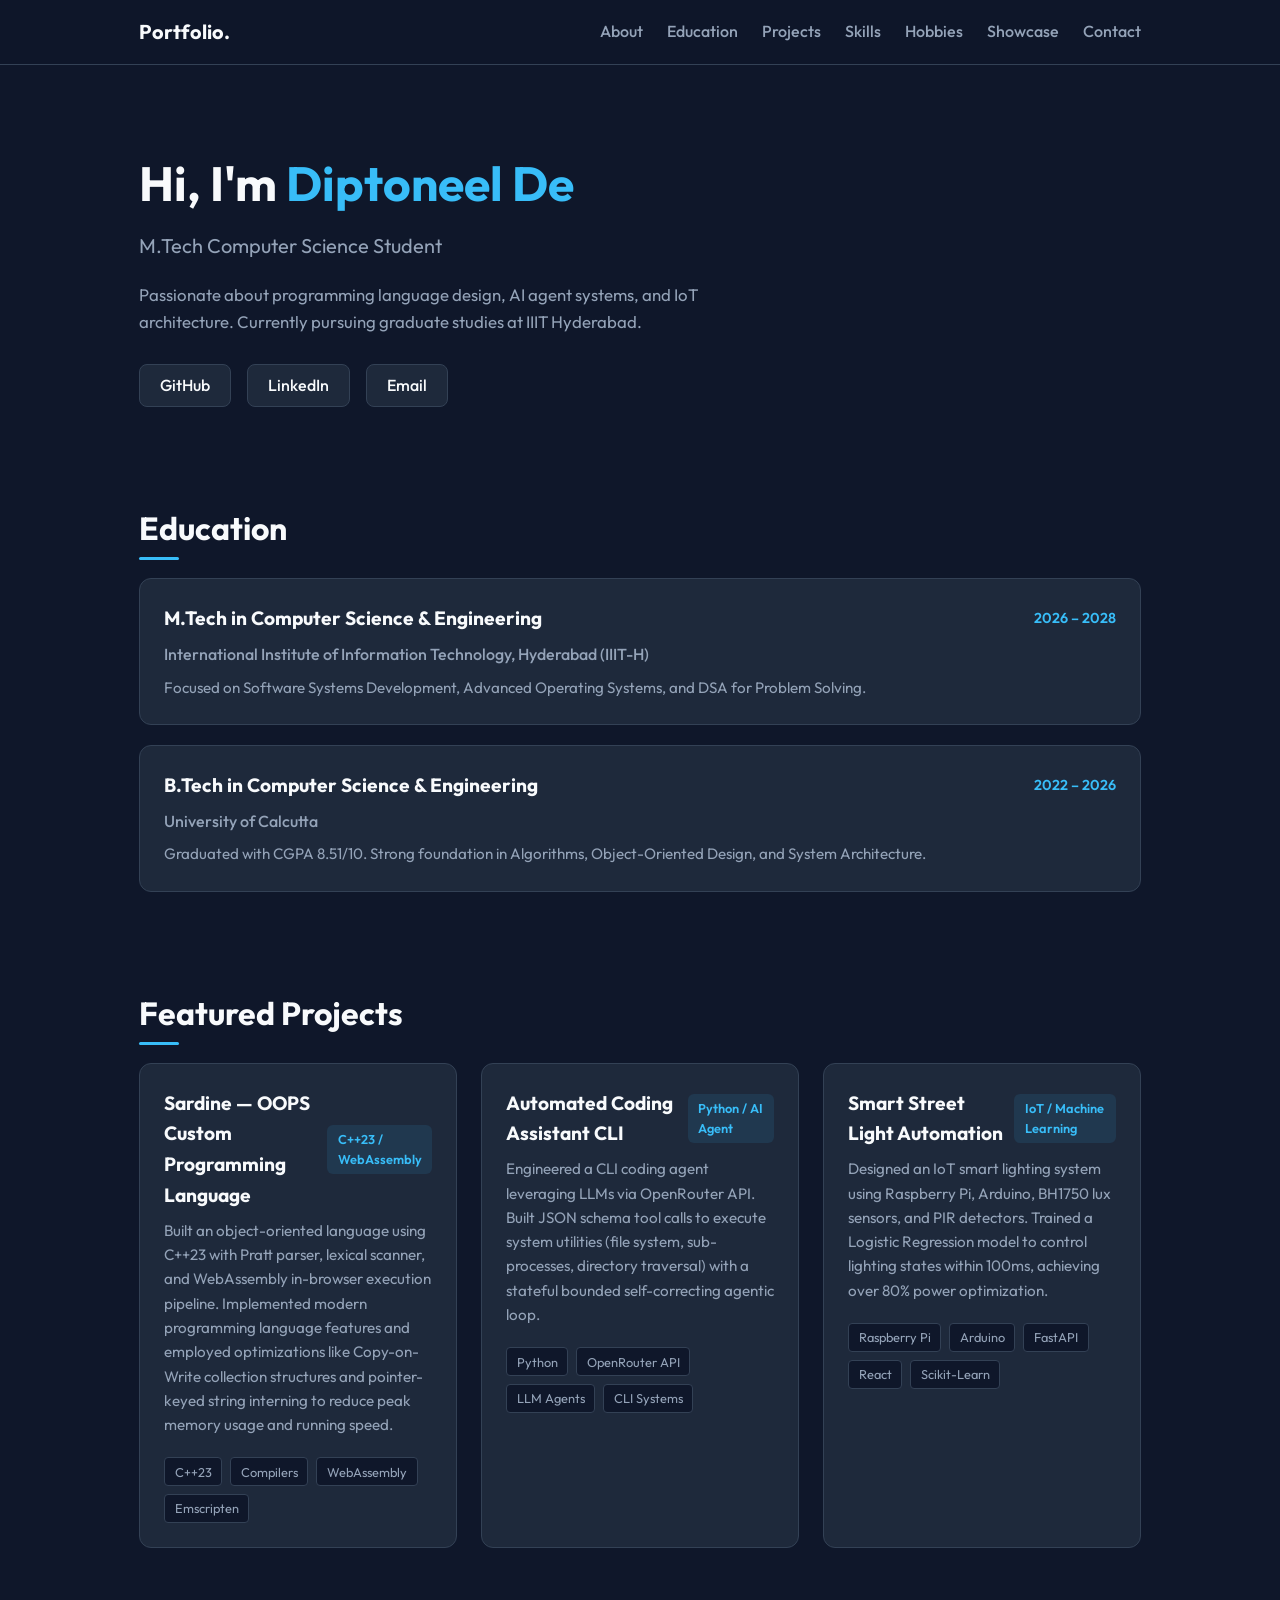
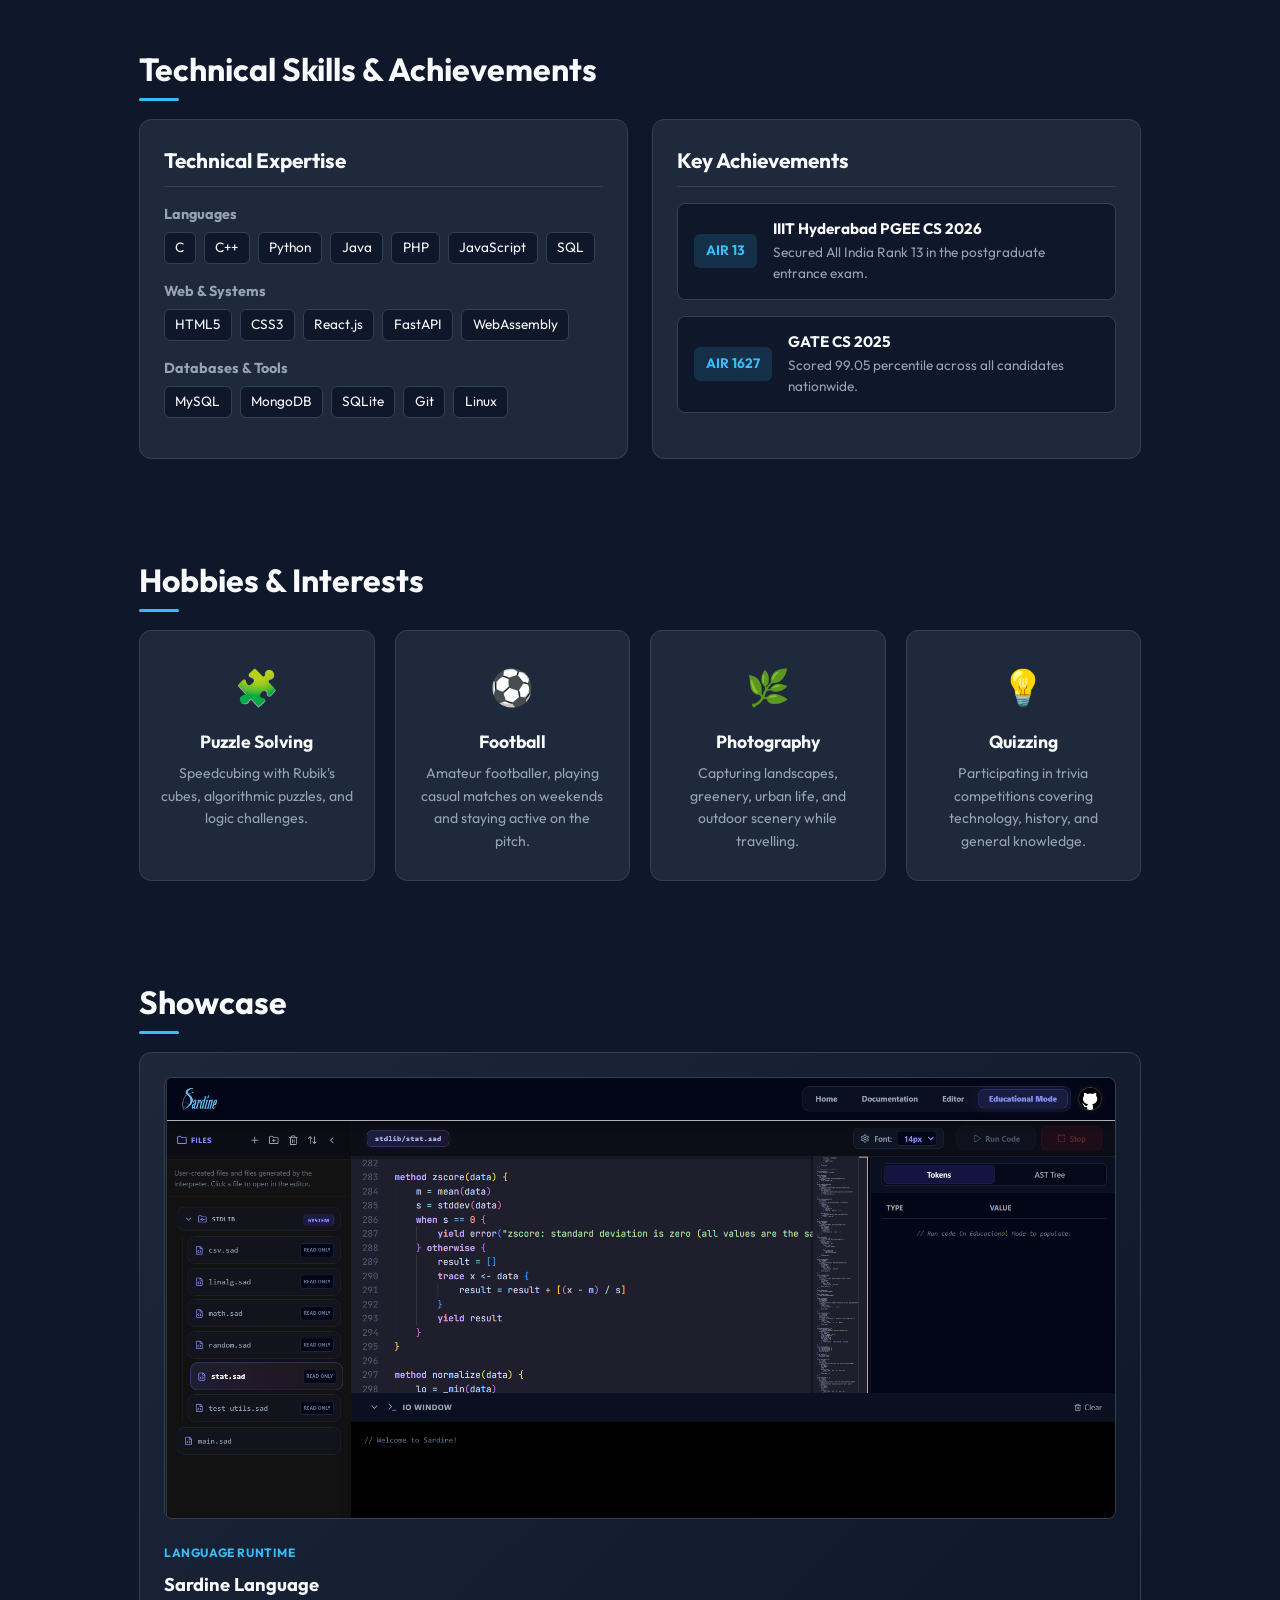
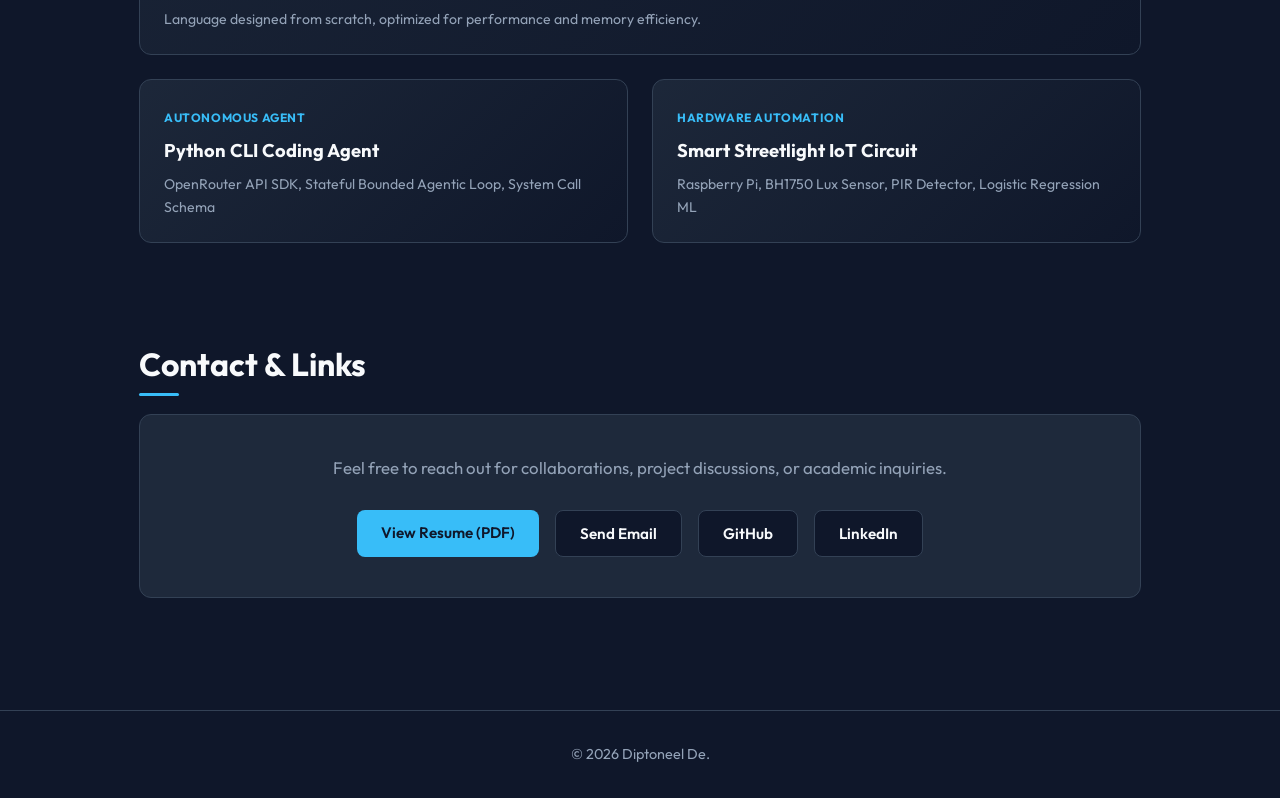
<file: index.html>
<!DOCTYPE html>
<html lang="en">

<head>
    <meta charset="UTF-8">
    <meta name="viewport" content="width=device-width, initial-scale=1.0">
    <meta name="description"
        content="Diptoneel De - Personal & Professional Portfolio | M.Tech CSE Student at IIIT Hyderabad">
    <title>Diptoneel De | Personal & Professional Portfolio</title>

    <link rel="preconnect" href="https://fonts.googleapis.com">
    <link rel="preconnect" href="https://fonts.gstatic.com" crossorigin>
    <link
        href="https://fonts.googleapis.com/css2?family=Outfit:wght@400;500;600;700&family=Plus+Jakarta+Sans:wght@400;500;600;700&display=swap"
        rel="stylesheet">

    <link rel="stylesheet" href="css/style.css">
</head>

<body>
    <header class="navbar">
        <div class="container nav-container">
            <a href="#" class="nav-logo">Portfolio.</a>
            <nav class="nav-links">
                <a href="#about">About</a>
                <a href="#education">Education</a>
                <a href="#projects">Projects</a>
                <a href="#skills">Skills</a>
                <a href="#hobbies">Hobbies</a>
                <a href="#showcase">Showcase</a>
                <a href="#contact">Contact</a>
            </nav>
        </div>
    </header>

    <main class="container">
        <section class="hero" id="about">
            <div class="hero-content">
                <h1>Hi, I'm <span class="highlight">Diptoneel De</span></h1>
                <p class="subtitle">M.Tech Computer Science Student</p>
                <p class="bio">
                    Passionate about programming language design, AI agent systems, and IoT architecture. Currently
                    pursuing graduate studies at IIIT Hyderabad.
                </p>
                <div class="social-links">
                    <a href="https://github.com/neel-d9" target="_blank" rel="noopener">GitHub</a>
                    <a href="https://www.linkedin.com/in/diptoneel-de-316224146" target="_blank"
                        rel="noopener">LinkedIn</a>
                    <a href="mailto:diptoneelde@gmail.com">Email</a>
                </div>
            </div>
        </section>

        <section class="section" id="education">
            <h2 class="section-title">Education</h2>
            <div class="education-grid">
                <div class="card education-card">
                    <div class="card-header">
                        <h3>M.Tech in Computer Science & Engineering</h3>
                        <span class="year">2026 – 2028</span>
                    </div>
                    <p class="institution">International Institute of Information Technology, Hyderabad (IIIT-H)</p>
                    <p class="details">Focused on Software Systems Development, Advanced Operating Systems, and DSA for
                        Problem Solving.</p>
                </div>

                <div class="card education-card">
                    <div class="card-header">
                        <h3>B.Tech in Computer Science & Engineering</h3>
                        <span class="year">2022 – 2026</span>
                    </div>
                    <p class="institution">University of Calcutta</p>
                    <p class="details">Graduated with CGPA 8.51/10. Strong foundation in Algorithms, Object-Oriented
                        Design, and System Architecture.</p>
                </div>
            </div>
        </section>

        <section class="section" id="projects">
            <h2 class="section-title">Featured Projects</h2>
            <div class="projects-grid">
                <div class="card project-card">
                    <div class="card-header">
                        <h3>Sardine — OOPS Custom Programming Language</h3>
                        <span class="tag">C++23 / WebAssembly</span>
                    </div>
                    <p class="project-desc">
                        Built an object-oriented language using C++23 with Pratt parser, lexical scanner, and
                        WebAssembly in-browser execution pipeline. Implemented modern programming language features and
                        employed optimizations like Copy-on-Write collection structures and
                        pointer-keyed string interning to reduce peak memory usage and running speed.
                    </p>
                    <div class="tech-stack">
                        <span>C++23</span>
                        <span>Compilers</span>
                        <span>WebAssembly</span>
                        <span>Emscripten</span>
                    </div>
                </div>

                <div class="card project-card">
                    <div class="card-header">
                        <h3>Automated Coding Assistant CLI</h3>
                        <span class="tag">Python / AI Agent</span>
                    </div>
                    <p class="project-desc">
                        Engineered a CLI coding agent leveraging LLMs via OpenRouter API. Built JSON schema tool calls
                        to execute system utilities (file system, sub-processes, directory traversal) with a stateful
                        bounded self-correcting agentic loop.
                    </p>
                    <div class="tech-stack">
                        <span>Python</span>
                        <span>OpenRouter API</span>
                        <span>LLM Agents</span>
                        <span>CLI Systems</span>
                    </div>
                </div>

                <div class="card project-card">
                    <div class="card-header">
                        <h3>Smart Street Light Automation</h3>
                        <span class="tag">IoT / Machine Learning</span>
                    </div>
                    <p class="project-desc">
                        Designed an IoT smart lighting system using Raspberry Pi, Arduino, BH1750 lux sensors, and
                        PIR detectors. Trained a Logistic Regression model to control lighting states within 100ms,
                        achieving over 80% power optimization.
                    </p>
                    <div class="tech-stack">
                        <span>Raspberry Pi</span>
                        <span>Arduino</span>
                        <span>FastAPI</span>
                        <span>React</span>
                        <span>Scikit-Learn</span>
                    </div>
                </div>
            </div>
        </section>

        <section class="section" id="skills">
            <h2 class="section-title">Technical Skills & Achievements</h2>
            <div class="skills-achievements-grid">
                <div class="card skills-card">
                    <h3>Technical Expertise</h3>
                    <div class="skill-category">
                        <h4>Languages</h4>
                        <div class="tags-container">
                            <span>C</span><span>C++</span><span>Python</span><span>Java</span><span>PHP</span><span>JavaScript</span><span>SQL</span>
                        </div>
                    </div>
                    <div class="skill-category">
                        <h4>Web & Systems</h4>
                        <div class="tags-container">
                            <span>HTML5</span><span>CSS3</span><span>React.js</span><span>FastAPI</span><span>WebAssembly</span>
                        </div>
                    </div>
                    <div class="skill-category">
                        <h4>Databases & Tools</h4>
                        <div class="tags-container">
                            <span>MySQL</span><span>MongoDB</span><span>SQLite</span><span>Git</span><span>Linux</span>
                        </div>
                    </div>
                </div>

                <div class="card achievements-card">
                    <h3>Key Achievements</h3>
                    <ul class="achievement-list">
                        <li>
                            <div class="achievement-rank">AIR 13</div>
                            <div class="achievement-details">
                                <strong>IIIT Hyderabad PGEE CS 2026</strong>
                                <p>Secured All India Rank 13 in the postgraduate entrance exam.</p>
                            </div>
                        </li>
                        <li>
                            <div class="achievement-rank">AIR 1627</div>
                            <div class="achievement-details">
                                <strong>GATE CS 2025</strong>
                                <p>Scored 99.05 percentile across all candidates nationwide.</p>
                            </div>
                        </li>
                    </ul>
                </div>
            </div>
        </section>

        <section class="section" id="hobbies">
            <h2 class="section-title">Hobbies & Interests</h2>
            <div class="hobbies-grid">
                <div class="card hobby-card">
                    <div class="hobby-icon">🧩</div>
                    <h3>Puzzle Solving</h3>
                    <p>Speedcubing with Rubik's cubes, algorithmic puzzles, and logic challenges.</p>
                </div>
                <div class="card hobby-card">
                    <div class="hobby-icon">⚽</div>
                    <h3>Football</h3>
                    <p>Amateur footballer, playing casual matches on weekends and staying active on the pitch.
                    </p>
                </div>
                <div class="card hobby-card">
                    <div class="hobby-icon">🌿</div>
                    <h3>Photography</h3>
                    <p>Capturing landscapes, greenery, urban life, and outdoor scenery while travelling.</p>
                </div>
                <div class="card hobby-card">
                    <div class="hobby-icon">💡</div>
                    <h3>Quizzing</h3>
                    <p>Participating in trivia competitions covering technology, history, and general knowledge.</p>
                </div>
            </div>
        </section>

        <section class="section" id="showcase">
            <h2 class="section-title">Showcase</h2>
            <div class="showcase-container">
                <div class="gallery-card featured-showcase">
                    <div class="showcase-img-wrapper">
                        <img src="images/sardine_demo.png" alt="Sardine Language Demo" class="showcase-img">
                    </div>
                    <div class="gallery-box">
                        <span class="box-tag">Language Runtime</span>
                        <h4>Sardine Language</h4>
                        <p>Language designed from scratch, optimized for performance and memory efficiency.</p>
                    </div>
                </div>

                <div class="showcase-subgrid">
                    <div class="gallery-card">
                        <div class="gallery-box">
                            <span class="box-tag">Autonomous Agent</span>
                            <h4>Python CLI Coding Agent</h4>
                            <p>OpenRouter API SDK, Stateful Bounded Agentic Loop, System Call Schema</p>
                        </div>
                    </div>
                    <div class="gallery-card">
                        <div class="gallery-box">
                            <span class="box-tag">Hardware Automation</span>
                            <h4>Smart Streetlight IoT Circuit</h4>
                            <p>Raspberry Pi, BH1750 Lux Sensor, PIR Detector, Logistic Regression ML</p>
                        </div>
                    </div>
                </div>
            </div>
        </section>

        <section class="section" id="contact">
            <h2 class="section-title">Contact & Links</h2>
            <div class="card contact-card">
                <p class="contact-text">
                    Feel free to reach out for collaborations, project discussions, or academic inquiries.
                </p>
                <div class="contact-actions">
                    <a href="https://drive.google.com/file/d/1TDtEQa9n_szNmQNCbdfW0vTIq1kx1s-n/view?usp=sharing"
                        target="_blank" rel="noopener" class="btn btn-primary">View Resume (PDF)</a>
                    <a href="mailto:diptoneelde@gmail.com" class="btn btn-secondary">Send Email</a>
                    <a href="https://github.com/neel-d9" target="_blank" rel="noopener" class="btn btn-secondary">GitHub</a>
                    <a href="https://www.linkedin.com/in/diptoneel-de-316224146" target="_blank" rel="noopener" class="btn btn-secondary">LinkedIn</a>
                </div>
            </div>
        </section>
    </main>

    <footer class="footer">
        <div class="container footer-container">
            <p>&copy; 2026 Diptoneel De.</p>
        </div>
    </footer>
</body>

</html>
</file>
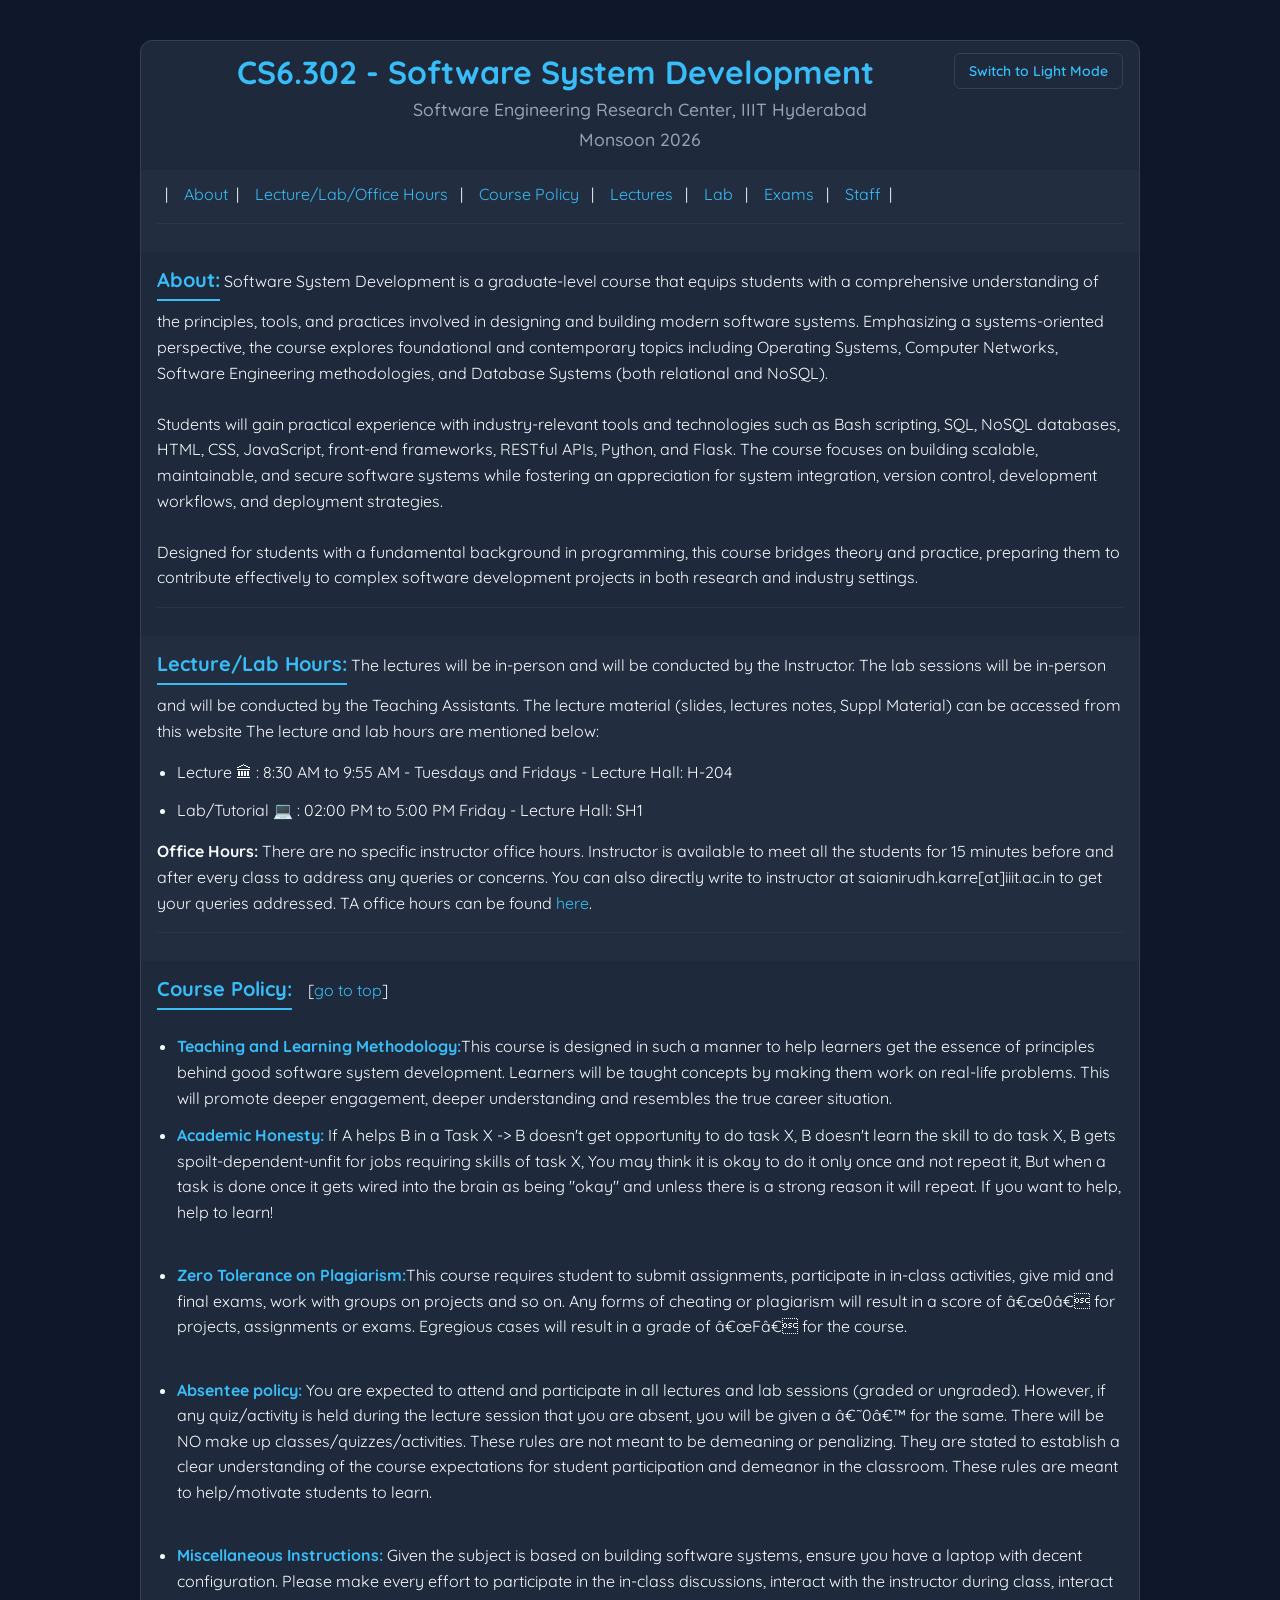
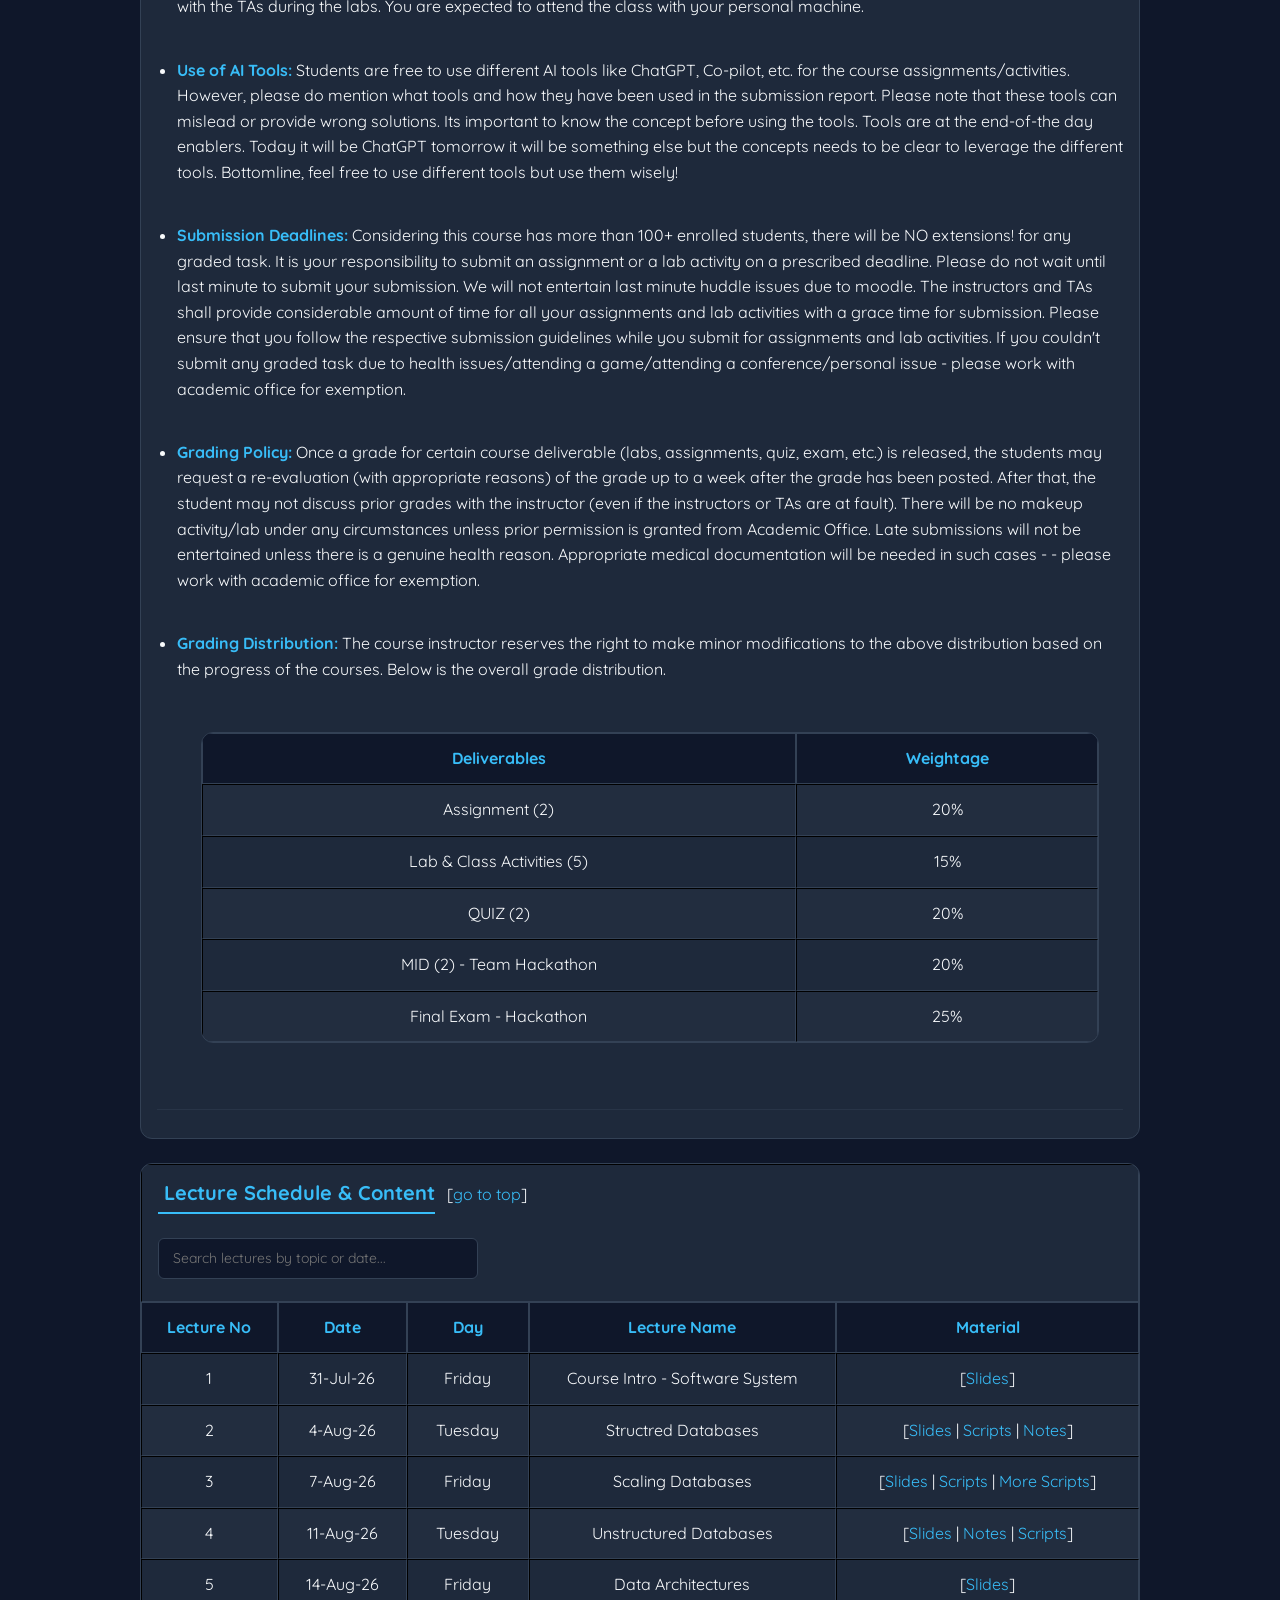
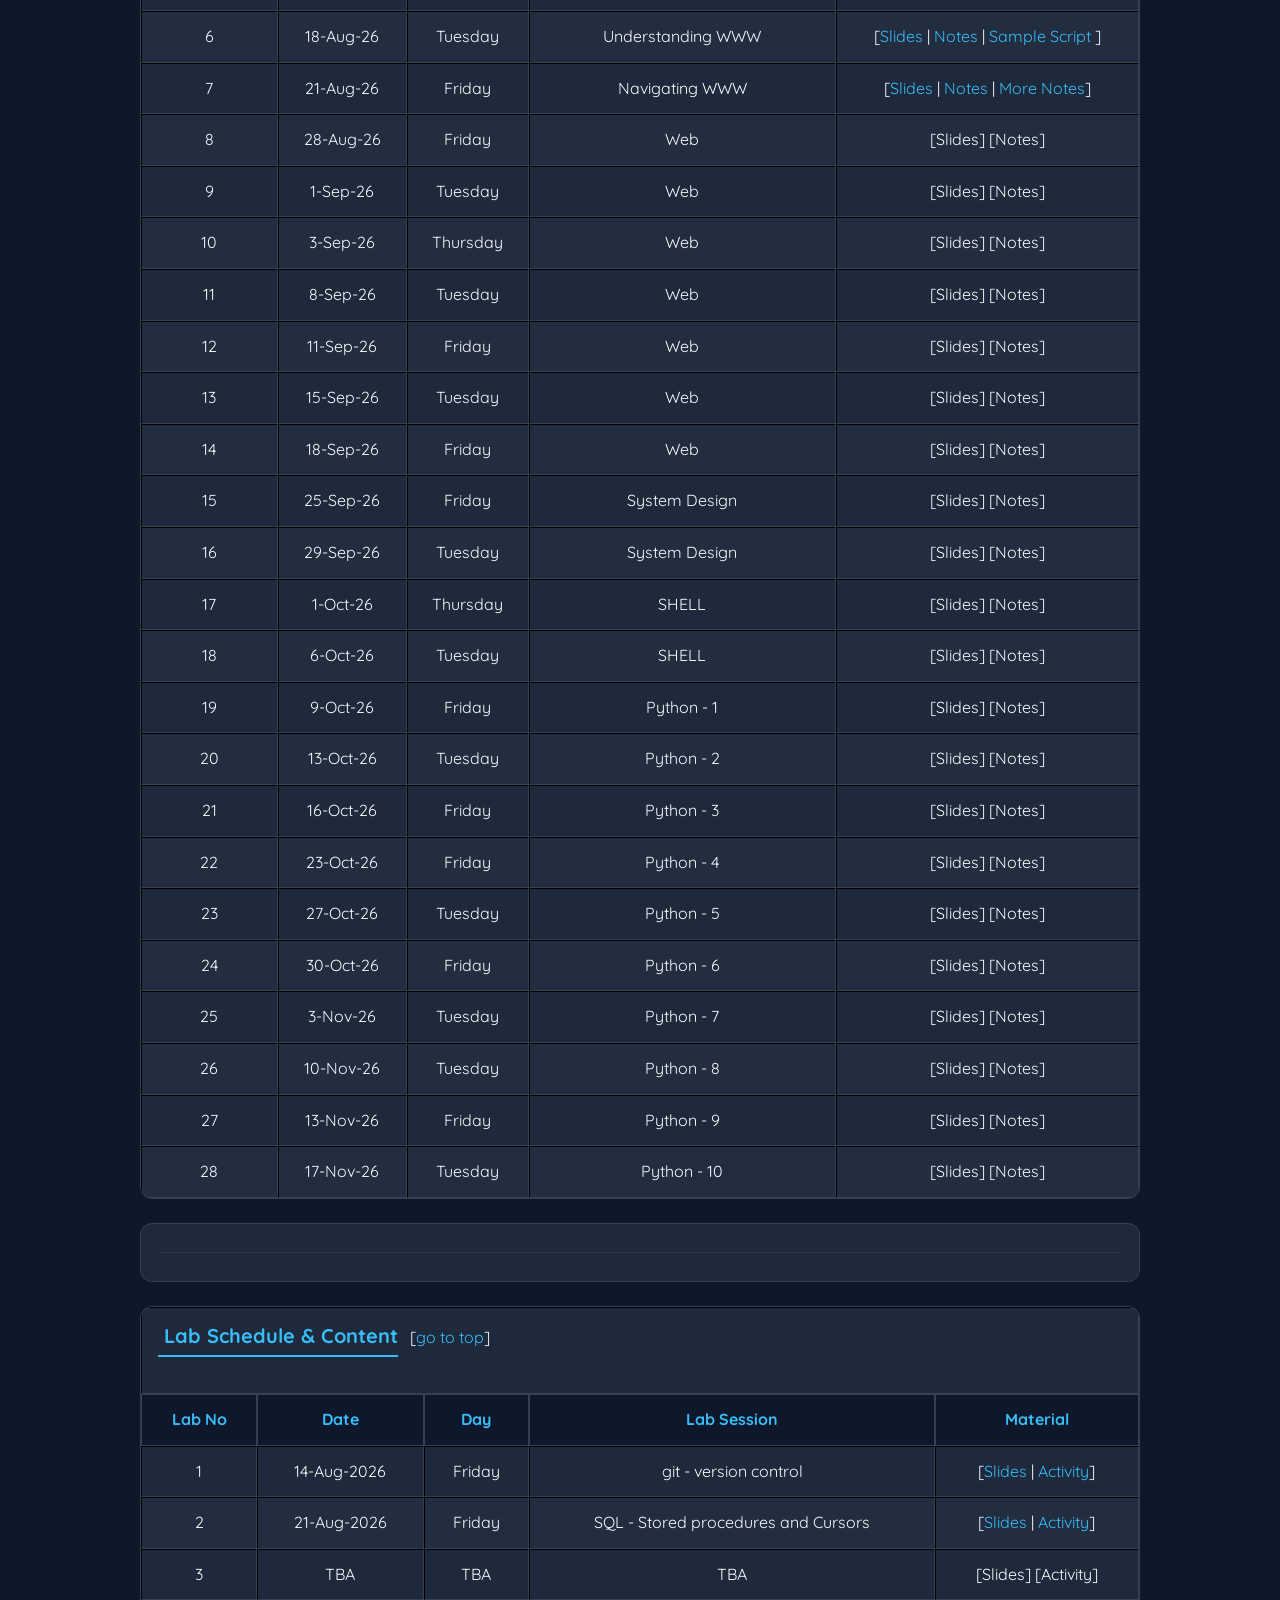
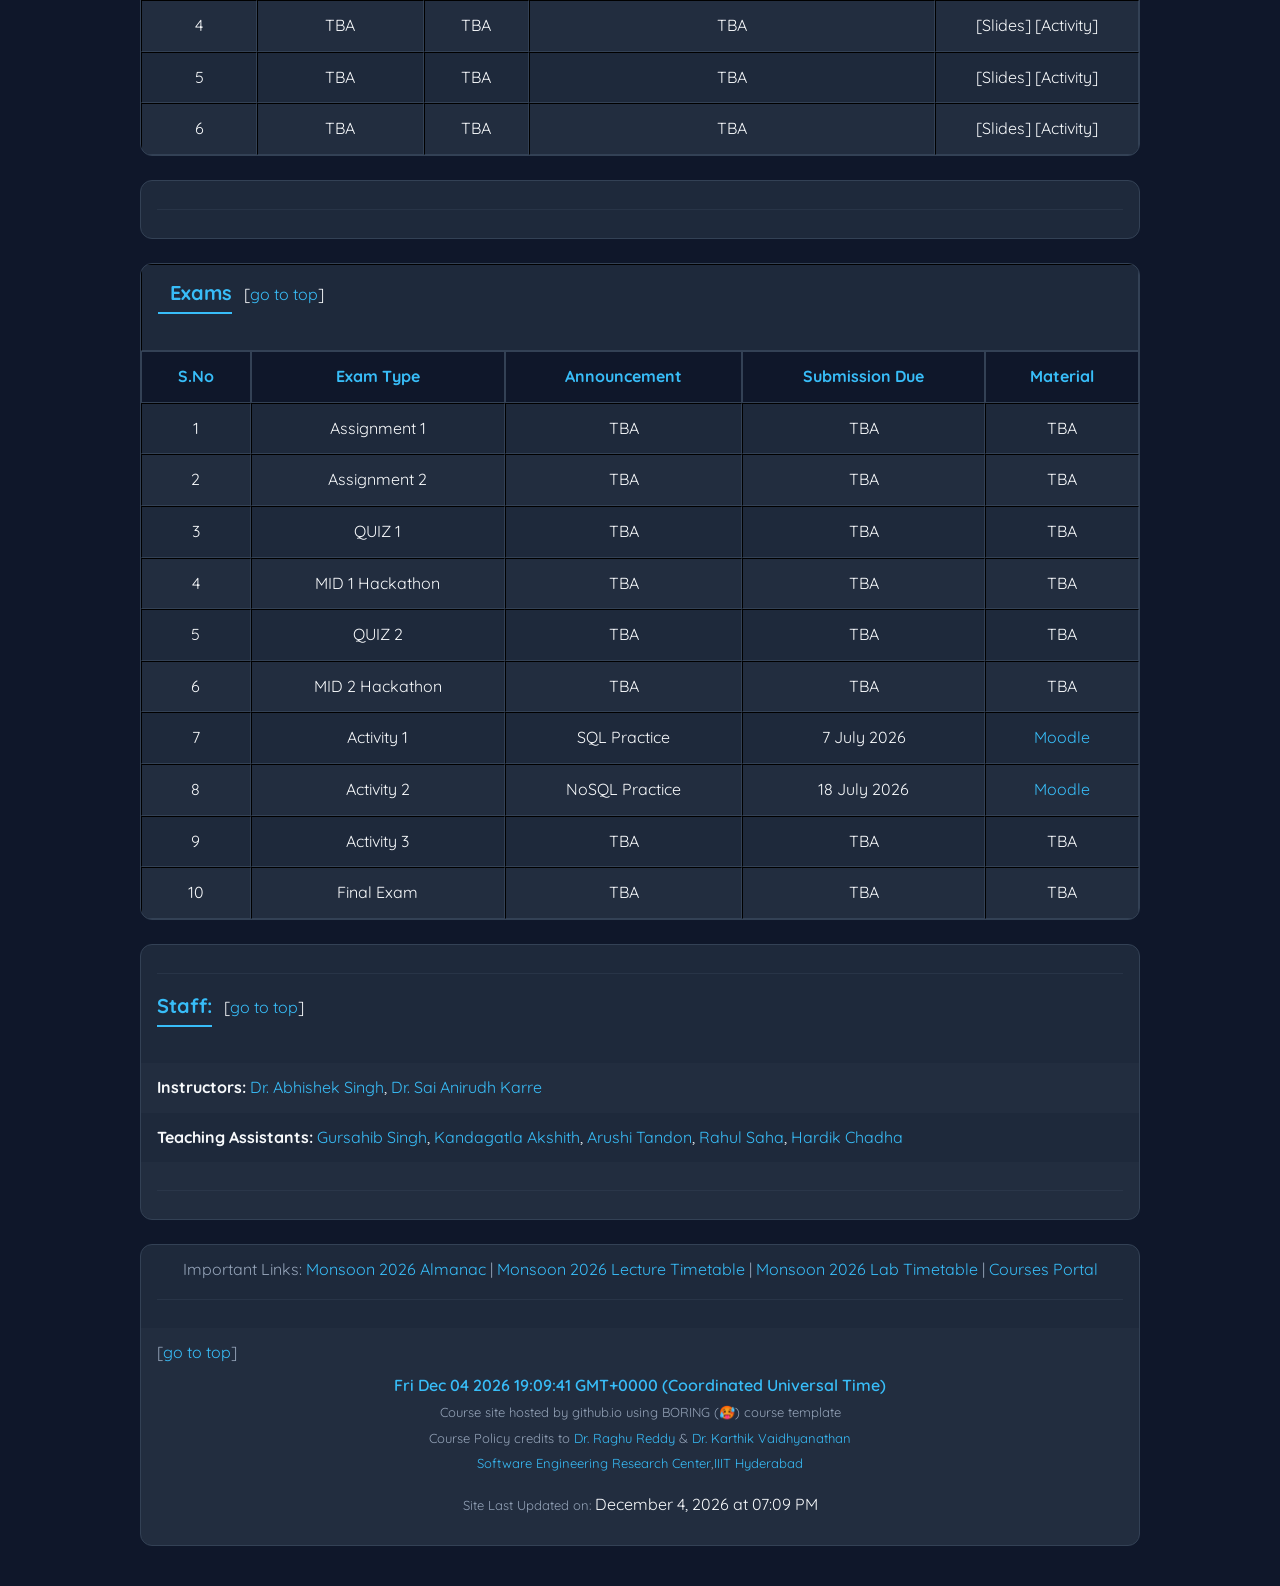
<file: ssdcoursepage.html>
<!DOCTYPE html>
<html>
<head>
    <title>CS6.302 SSD Monsoon 2026</title>
    <meta name="viewport" content="width=device-width, initial-scale=1.0"/>
    <link rel="stylesheet" href="https://fonts.googleapis.com/css?family=Quicksand">
    <link href="https://cdn.jsdelivr.net/npm/bootstrap@4.6.1/dist/css/bootstrap.min.css" rel="stylesheet" integrity="sha256-DF7Zhf293AJxJNTmh5zhoYYIMs2oXitRfBjY+9L//AY=" crossorigin="anonymous">
    <link rel="stylesheet" href="css/ssd.css">
    <style>
        :root {
            --bg: #0f172a;
            --card: #1e293b;
            --accent: #38bdf8;
            --text: #f8fafc;
            --text-muted: #94a3b8;
            --border: #334155;
        }

        body {
            background-color: var(--bg) !important;
            color: var(--text) !important;
            font-family: 'Quicksand', sans-serif !important;
            line-height: 1.6 !important;
            padding: 1rem 0 !important;
        }

        body.light-theme {
            --bg: #f8fafc;
            --card: #ffffff;
            --accent: #0284c7;
            --text: #1e293b;
            --text-muted: #64748b;
            --border: #cbd5e1;
        }

        table {
            max-width: 1000px !important;
            width: 95% !important;
            margin: 1.5rem auto !important;
            background-color: var(--card) !important;
            border: 1px solid var(--border) !important;
            border-radius: 12px !important;
            border-collapse: separate !important;
            border-spacing: 0 !important;
            overflow: hidden !important;
        }

        table td {
            color: var(--text) !important;
            border-color: var(--border) !important;
            padding: 0.75rem 1rem !important;
        }

        th, .tg-7btt, .tg-bobw, table th {
            background-color: #0f172a !important;
            color: #38bdf8 !important;
            font-weight: 700 !important;
            padding: 0.75rem 1rem !important;
            border: 1px solid var(--border) !important;
            text-align: center !important;
        }

        body.light-theme th, body.light-theme .tg-7btt, body.light-theme .tg-bobw, body.light-theme table th {
            background-color: #f1f5f9 !important;
            color: #0284c7 !important;
        }

        tbody tr:nth-child(even) {
            background-color: rgba(255, 255, 255, 0.02) !important;
        }

        tbody tr:hover {
            background-color: rgba(56, 189, 248, 0.06) !important;
        }

        h1#home {
            color: var(--accent) !important;
            font-size: 2rem !important;
            font-weight: 700 !important;
        }

        h3 {
            color: var(--text-muted) !important;
            font-size: 1.1rem !important;
        }

        b#about, b#lecture, b#cpolicy, b#schedule, b#lab, b#activity, b#staff {
            display: inline-block !important;
            font-size: 1.25rem !important;
            color: var(--accent) !important;
            margin-bottom: 0.5rem !important;
            border-bottom: 2px solid var(--accent) !important;
            padding-bottom: 0.2rem !important;
        }

        ul {
            padding-left: 1.25rem !important;
        }

        li {
            margin-bottom: 0.75rem !important;
            color: var(--text) !important;
        }

        li b {
            color: var(--accent) !important;
        }

        hr {
            border-top: 1px solid var(--border) !important;
            opacity: 0.5 !important;
        }

        a {
            color: var(--accent) !important;
            transition: color 0.2s ease !important;
        }

        a:hover {
            color: #818cf8 !important;
            text-decoration: none !important;
        }

        font {
            color: var(--text-muted) !important;
        }

        #txt {
            color: var(--accent) !important;
            font-weight: 600 !important;
            margin-top: 0.5rem !important;
        }

        .search-container {
            margin: 10px 0;
            display: flex;
            align-items: center;
            gap: 10px;
        }

        .search-box {
            padding: 8px 14px;
            font-family: Quicksand;
            font-size: 14px;
            border: 1px solid var(--border);
            border-radius: 6px;
            background-color: var(--bg);
            color: var(--text);
            width: 320px;
        }

        .theme-toggle-btn {
            float: right;
            padding: 6px 14px;
            font-family: Quicksand;
            font-size: 14px;
            font-weight: 600;
            border: 1px solid var(--border);
            border-radius: 6px;
            background-color: var(--card);
            color: var(--accent);
            cursor: pointer;
            transition: 0.2s ease;
        }

        .theme-toggle-btn:hover {
            opacity: 0.85;
        }

        @media (max-width: 768px) {
            table {
                width: 98% !important;
                font-size: 0.9rem !important;
            }
            
            table td, th {
                padding: 0.5rem !important;
            }
        }
    </style>
    <script>
        function startTime() {
            const today = new Date();
            let h = today.getHours();
            let m = today.getMinutes();
            let s = today.getSeconds();
            m = checkTime(m);
            s = checkTime(s);
            let clockElem = document.getElementById('txt');
            if (clockElem) {
                clockElem.innerHTML = today;
            }
            setTimeout(startTime, 1000);
        }

        function checkTime(i) {
            if (i < 10) { i = "0" + i; }
            return i;
        }

        function toggleTheme() {
            let body = document.body;
            body.classList.toggle("light-theme");
            let btn = document.getElementById("themeToggleBtn");
            if (body.classList.contains("light-theme")) {
                btn.textContent = "Switch to Dark Mode";
            } else {
                btn.textContent = "Switch to Light Mode";
            }
        }

        function filterLectures() {
            let input = document.getElementById("lectureSearchInput");
            let query = input.value.toLowerCase();
            let rows = document.querySelectorAll(".tg tbody tr");
            for (let i = 0; i < rows.length; i++) {
                let text = rows[i].textContent || rows[i].innerText;
                if (text.toLowerCase().indexOf(query) > -1) {
                    rows[i].style.display = "";
                } else {
                    rows[i].style.display = "none";
                }
            }
        }

        window.addEventListener("DOMContentLoaded", function() {
            let lastModifiedElem = document.getElementById("lastUpdated");
            if (lastModifiedElem) {
                const lastModified = new Date(document.lastModified);
                const formattedDate = lastModified.toLocaleString('en-US', {
                    year: 'numeric',
                    month: 'long',
                    day: 'numeric',
                    hour: '2-digit',
                    minute: '2-digit'
                });
                lastModifiedElem.innerHTML += formattedDate;
            }
        });
    </script>
</head>
<body onload="startTime()">
<table align="center" width="100%" cellspacing="10" cellpadding="10" border="0">
<tr>
<td>
    <button id="themeToggleBtn" class="theme-toggle-btn" onclick="toggleTheme()">Switch to Light Mode</button>
    <h1 align="center" id="home">CS6.302 - Software System Development</h1>
    <h3 align="center">Software Engineering Research Center, IIIT Hyderabad</h3>
    <h3 align="center">Monsoon 2026</h3>
</td>
</tr>
<tr>
<td>&nbsp;&nbsp;|&nbsp;&nbsp;&nbsp; <a href="#about">About</a>&nbsp;&nbsp;|&nbsp;&nbsp;&nbsp; <a href="#lecture">Lecture/Lab/Office Hours</a> &nbsp;&nbsp;|&nbsp;&nbsp;&nbsp; <a href="#cpolicy">Course Policy</a> &nbsp;&nbsp;|&nbsp;&nbsp;&nbsp; <a href="#schedule">Lectures</a> &nbsp;&nbsp;|&nbsp;&nbsp;&nbsp;  <a href="#lab">Lab</a> &nbsp;&nbsp;|&nbsp;&nbsp;&nbsp; <a href="#activity">Exams</a> &nbsp;&nbsp;|&nbsp;&nbsp;&nbsp; <a href="#staff">Staff</a>&nbsp;&nbsp;|&nbsp;&nbsp;&nbsp; <hr></td>
</tr>
<tr>
<td> <p align="left"><b id="about">About:</b> Software System Development is a graduate-level course that equips students with a comprehensive understanding of the principles, tools, and practices involved in designing and building modern software systems. Emphasizing a systems-oriented perspective, the course explores foundational and contemporary topics including Operating Systems, Computer Networks, Software Engineering methodologies, and Database Systems (both relational and NoSQL).
<br>
<br>
Students will gain practical experience with industry-relevant tools and technologies such as Bash scripting, SQL, NoSQL databases, HTML, CSS, JavaScript, front-end frameworks, RESTful APIs, Python, and Flask. The course focuses on building scalable, maintainable, and secure software systems while fostering an appreciation for system integration, version control, development workflows, and deployment strategies.
<br>
<br>
Designed for students with a fundamental background in programming, this course bridges theory and practice, preparing them to contribute effectively to complex software development projects in both research and industry settings.<hr></td>
</tr>
<tr>
<td> <p align="left"><b id="lecture">Lecture/Lab Hours:</b> The lectures will be in-person and will be conducted by the Instructor. The lab sessions will be in-person and will be conducted by the Teaching Assistants. The lecture material (slides, lectures notes, Suppl Material) can be accessed from this website The lecture and lab hours are mentioned below:

<ul><li>Lecture &#x1F3DB; : 8:30 AM to 9:55 AM - Tuesdays and Fridays - Lecture Hall: H-204</li> <li>Lab/Tutorial &#x1F4BB; : 02:00 PM to 5:00 PM Friday - Lecture Hall: SH1 </li></ul></p>
<p align="left"><b>Office Hours:</b> There are no specific instructor office hours. Instructor is available to meet all the students for 15 minutes before and after every class to address any queries or concerns. You can also directly write to instructor at saianirudh.karre[at]iiit.ac.in to get your queries addressed. TA office hours can be found <a href="#staff">here</a>.
</p><hr>
</td>
</tr>
<tr>
<td>
<p align="left"><b id="cpolicy">Course Policy:</b> &nbsp;&nbsp;&nbsp;[<a href="#home">go to top</a>]
<ul>
<li><b>Teaching and Learning Methodology:</b>This course is designed in such a manner to help learners get the essence of principles behind good software system development. Learners will be taught concepts by making them work on real-life problems. This will promote deeper engagement, deeper understanding and resembles the true career situation. 
</li>
<li><b>Academic Honesty:</b> If A helps B in a Task X -> B doesn't get opportunity to do task X, B doesn't learn the skill to do task X, B gets spoilt-dependent-unfit for jobs requiring skills of task X, You may think it is okay to do it only once and not repeat it, But when a task is done once it gets wired into the brain as being "okay" and unless there is a strong reason it will repeat. If you want to help, help to learn!
<br>
<br> 
</li>
<li><b>Zero Tolerance on Plagiarism:</b>This course requires student to submit assignments, participate in in-class activities, give mid and final exams, work with groups on projects and so on. Any forms of cheating or plagiarism will result in a score of “0” for projects, assignments or exams. Egregious cases will result in a grade of “F” for the course.
<br>
<br> 
</li>
<li><b>Absentee policy:</b> You are expected to attend and participate in all lectures and lab sessions (graded or ungraded).  However, if any quiz/activity is held during the lecture session that you are absent, you will be given a ‘0’ for the same. There will be NO make up classes/quizzes/activities. These rules are not meant to be demeaning or penalizing. They are stated to establish a clear understanding of the course expectations for student participation and demeanor in the classroom. These rules are meant to help/motivate students to learn. 
<br>
<br> 
</li>
<li><b>Miscellaneous Instructions:</b> Given the subject is based on building software systems, ensure you have a laptop with decent configuration. Please make every effort to participate in the in-class discussions, interact with the instructor during class, interact with the TAs during the labs. You are expected to attend the class with your personal machine. 
<br>
<br> 
</li>
<li><b>Use of AI Tools:</b> Students are free to use different AI tools like ChatGPT, Co-pilot, etc. for the course assignments/activities. However, please do mention what tools and how they have been used in the submission report. Please note that these tools can mislead or provide wrong solutions. Its important to know the concept before using the tools. Tools are at the end-of-the day enablers. Today it will be ChatGPT tomorrow it will be something else but the concepts needs to be clear to leverage the different tools. Bottomline, feel free to use different tools but use them wisely!
<br>
<br> 
</li>
<li><b>Submission Deadlines:</b> Considering this course has more than 100+ enrolled students, there will be NO extensions! for any graded task. It is your responsibility to submit an assignment or a lab activity on a prescribed deadline. Please do not wait until last minute to submit your submission. We will not entertain last minute huddle issues due to moodle. The instructors and TAs shall provide considerable amount of time for all your assignments and lab activities with a grace time for submission. Please ensure that you follow the respective submission guidelines while you submit for assignments and lab activities. If you couldn't submit any graded task due to health issues/attending a game/attending a conference/personal issue - please work with academic office for exemption. 
<br>
<br> 
</li>
<li><b>Grading Policy:</b> Once a grade for certain course deliverable (labs, assignments, quiz, exam, etc.) is released, the students may request a re-evaluation (with appropriate reasons) of the grade up to a week after the grade has been posted. After that, the student may not discuss prior grades with the instructor (even if the instructors or TAs are at fault). There will be no makeup activity/lab under any circumstances unless prior permission is granted from Academic Office. Late submissions will not be entertained unless there is a genuine health reason. Appropriate medical documentation will be needed in such cases - - please work with academic office for exemption.
<br>
<br> 
</li>
<li><b>Grading Distribution:</b> The course instructor reserves the right to make minor modifications to the above distribution based on the progress of the courses. Below is the overall grade distribution.
<br>
<br> 
<table border="1" align="center">
<tr align="center"><th>Deliverables</th><th>Weightage</th></tr>
<tr align="center"><td>Assignment (2)</td><td>20%</td></tr>
<tr align="center"><td>Lab & Class Activities (5)</td><td>15%</td></tr>
<tr align="center"><td>QUIZ (2)</td><td>20%</td></tr>
<tr align="center"><td>MID (2) - Team Hackathon</td><td>20%</td></tr>
<tr align="center"><td>Final Exam - Hackathon</td><td>25%</td></tr>
</table>
</li>
<br>
</ul><hr>
</p>
</td>
</tr>
</tr>
</table> 

<table border="1" align="center" width="10%" class="tg">
<tr>
<td colspan="5">
    <p align="left"><b id="schedule">&nbsp;Lecture Schedule & Content</b>&nbsp;&nbsp;&nbsp;[<a href="#home">go to top</a>]</p>
    <div class="search-container">
        <input type="text" id="lectureSearchInput" class="search-box" onkeyup="filterLectures()" placeholder="Search lectures by topic or date...">
    </div>
</td>
</tr>
  <tr align="center">
    <th class="tg-7btt">Lecture No</th>
    <th class="tg-7btt">Date</th>
    <th class="tg-7btt">Day</th>
    <th class="tg-7btt">Lecture Name</th>
    <th class="tg-7btt">Material</th>
  </tr>
<tbody align="center">
  <tr>
    <td class="tg-c3ow">1</td>
    <td class="tg-c3ow">31-Jul-26</td>
    <td class="tg-c3ow">Friday</td>
    <td class="tg-c3ow">Course Intro - Software System</td>
    <td class="tg-c3ow">[<a href="https://docs.google.com/viewer?url=https://raw.githubusercontent.com/serc-iiith/serc-iiith.github.io/main/CourseContent/CS6302_M26/SSD_Class1.pdf" target="_blank">Slides</a>]</td>
  </tr>
  <tr>
    <td class="tg-c3ow">2</td>
    <td class="tg-c3ow">4-Aug-26</td>
    <td class="tg-c3ow">Tuesday</td>
    <td class="tg-c3ow">Structred Databases</td>
    <td class="tg-c3ow">[<a href="https://docs.google.com/viewer?url=https://raw.githubusercontent.com/serc-iiith/serc-iiith.github.io/main/CourseContent/CS6302_M26/StructuredData.pdf" target="_blank">Slides</a> | <a href="https://docs.google.com/viewer?url=https://raw.githubusercontent.com/serc-iiith/serc-iiith.github.io/main/CourseContent/CS6302_M26/databases.sql" target="_blank">Scripts</a> | <a href="https://tinted-rumba-8c6.notion.site/Structured-Databases-2456a6248bf6805f83e1cbf0a58761ec" target="_blank">Notes</a>]</td>
  </tr>
  <tr>
    <td class="tg-c3ow">3</td>
    <td class="tg-c3ow">7-Aug-26</td>
    <td class="tg-c3ow">Friday</td>
    <td class="tg-c3ow">Scaling Databases</td>
    <td class="tg-c3ow">[<a href="https://docs.google.com/viewer?url=https://raw.githubusercontent.com/serc-iiith/serc-iiith.github.io/main/CourseContent/CS6302_M26/ScalingDatabases.pdf" target="_blank">Slides</a> | <a href="https://docs.google.com/viewer?url=https://raw.githubusercontent.com/serc-iiith/serc-iiith.github.io/main/CourseContent/CS6302_M26/databases_2.sql" target="_blank">Scripts</a> | <a href="https://docs.google.com/viewer?url=https://raw.githubusercontent.com/serc-iiith/serc-iiith.github.io/main/CourseContent/CS6302_M26/databases_3.sql" target="_blank">More Scripts</a>]</td>
  </tr>
  <tr>
    <td class="tg-c3ow">4</td>
    <td class="tg-c3ow">11-Aug-26</td>
    <td class="tg-c3ow">Tuesday</td>
    <td class="tg-c3ow">Unstructured Databases</td>
    <td class="tg-c3ow">[<a href="https://docs.google.com/viewer?url=https://raw.githubusercontent.com/serc-iiith/serc-iiith.github.io/main/CourseContent/CS6302_M26/UnStructuredDatabases.pdf" target="_blank">Slides</a> | <a href="https://tinted-rumba-8c6.notion.site/Unstructured-Databases-24b6a6248bf680679b36e76c33d301c4" target="_blank">Notes</a> | <a href="https://raw.githubusercontent.com/serc-iiith/serc-iiith.github.io/refs/heads/main/CourseContent/CS6302_M26/mongo.txt" target="_blank">Scripts</a>]</td>
  </tr>
  <tr>
    <td class="tg-c3ow">5</td>
    <td class="tg-c3ow">14-Aug-26</td>
    <td class="tg-c3ow">Friday</td>
    <td class="tg-c3ow">Data Architectures</td>
    <td class="tg-c3ow">[<a href="https://docs.google.com/viewer?url=https://raw.githubusercontent.com/serc-iiith/serc-iiith.github.io/main/CourseContent/CS6302_M26/DatabaseArchitectures.pdf" target="_blank">Slides</a>]</td>
  </tr>
  <tr>
    <td class="tg-c3ow">6</td>
    <td class="tg-c3ow">18-Aug-26</td>
    <td class="tg-c3ow">Tuesday</td>
    <td class="tg-c3ow">Understanding WWW</td>
    <td class="tg-c3ow">[<a href="https://docs.google.com/viewer?url=https://raw.githubusercontent.com/serc-iiith/serc-iiith.github.io/main/CourseContent/CS6302_M26/www.pdf" target="_blank">Slides</a> | <a href="https://tinted-rumba-8c6.notion.site/Web-Technology-2566a6248bf6800488d0c13a992502e4" target="_blank">Notes</a> | <a href="https://raw.githubusercontent.com/serc-iiith/serc-iiith.github.io/refs/heads/main/CourseContent/CS6302_M26/samplehtml.html" target="_blank">Sample Script</a> ]</td>
  </tr>
  <tr>
    <td class="tg-c3ow">7</td>
    <td class="tg-c3ow">21-Aug-26</td>
    <td class="tg-c3ow">Friday</td>
    <td class="tg-c3ow">Navigating WWW</td>
    <td class="tg-c3ow">[<a href="https://docs.google.com/viewer?url=https://raw.githubusercontent.com/serc-iiith/serc-iiith.github.io/main/CourseContent/CS6302_M26/WebLanguages.pdf" target="_blank">Slides</a> | <a href="https://github.com/serc-iiith/serc-iiith.github.io/blob/main/CourseContent/CS6302_M26/html.md" target="_blank">Notes</a> | <a href="https://github.com/serc-iiith/serc-iiith.github.io/blob/main/CourseContent/CS6302_M26/css.md" target="_blank">More Notes</a>]</td>
  </tr>
  <tr>
    <td class="tg-c3ow">8</td>
    <td class="tg-c3ow">28-Aug-26</td>
    <td class="tg-c3ow">Friday</td>
    <td class="tg-c3ow">Web</td>
    <td class="tg-c3ow">[Slides] [Notes]</td>
  </tr>
  <tr>
    <td class="tg-c3ow">9</td>
    <td class="tg-c3ow">1-Sep-26</td>
    <td class="tg-c3ow">Tuesday</td>
    <td class="tg-c3ow">Web</td>
    <td class="tg-c3ow">[Slides] [Notes]</td>
  </tr>
  <tr>
    <td class="tg-c3ow">10</td>
    <td class="tg-c3ow">3-Sep-26</td>
    <td class="tg-c3ow">Thursday</td>
    <td class="tg-c3ow">Web</td>
    <td class="tg-c3ow">[Slides] [Notes]</td>
  </tr>
  <tr>
    <td class="tg-c3ow">11</td>
    <td class="tg-c3ow">8-Sep-26</td>
    <td class="tg-c3ow">Tuesday</td>
    <td class="tg-c3ow">Web</td>
    <td class="tg-c3ow">[Slides] [Notes]</td>
  </tr>
  <tr>
    <td class="tg-c3ow">12</td>
    <td class="tg-c3ow">11-Sep-26</td>
    <td class="tg-c3ow">Friday</td>
    <td class="tg-c3ow">Web</td>
    <td class="tg-c3ow">[Slides] [Notes]</td>
  </tr>
  <tr>
    <td class="tg-c3ow">13</td>
    <td class="tg-c3ow">15-Sep-26</td>
    <td class="tg-c3ow">Tuesday</td>
    <td class="tg-c3ow">Web</td>
    <td class="tg-c3ow">[Slides] [Notes]</td>
  </tr>
  <tr>
    <td class="tg-c3ow">14</td>
    <td class="tg-c3ow">18-Sep-26</td>
    <td class="tg-c3ow">Friday</td>
    <td class="tg-c3ow">Web</td>
    <td class="tg-c3ow">[Slides] [Notes]</td>
  </tr>
  <tr>
    <td class="tg-c3ow">15</td>
    <td class="tg-c3ow">25-Sep-26</td>
    <td class="tg-c3ow">Friday</td>
    <td class="tg-c3ow">System Design</td>
    <td class="tg-c3ow">[Slides] [Notes]</td>
  </tr>
  <tr>
    <td class="tg-c3ow">16</td>
    <td class="tg-c3ow">29-Sep-26</td>
    <td class="tg-c3ow">Tuesday</td>
    <td class="tg-c3ow">System Design</td>
    <td class="tg-c3ow">[Slides] [Notes]</td>
  </tr>
  <tr>
    <td class="tg-c3ow">17</td>
    <td class="tg-c3ow">1-Oct-26</td>
    <td class="tg-c3ow">Thursday</td>
    <td class="tg-c3ow">SHELL</td>
    <td class="tg-c3ow">[Slides] [Notes]</td>
  </tr>
  <tr>
    <td class="tg-c3ow">18</td>
    <td class="tg-c3ow">6-Oct-26</td>
    <td class="tg-c3ow">Tuesday</td>
    <td class="tg-c3ow">SHELL</td>
    <td class="tg-c3ow">[Slides] [Notes]</td>
  </tr>
  <tr>
    <td class="tg-c3ow">19</td>
    <td class="tg-c3ow">9-Oct-26</td>
    <td class="tg-c3ow">Friday</td>
    <td class="tg-c3ow">Python - 1</td>
    <td class="tg-c3ow">[Slides] [Notes]</td>
  </tr>
  <tr>
    <td class="tg-c3ow">20</td>
    <td class="tg-c3ow">13-Oct-26</td>
    <td class="tg-c3ow">Tuesday</td>
    <td class="tg-c3ow">Python - 2</td>
    <td class="tg-c3ow">[Slides] [Notes]</td>
  </tr>
  <tr>
    <td class="tg-c3ow">21</td>
    <td class="tg-c3ow">16-Oct-26</td>
    <td class="tg-c3ow">Friday</td>
    <td class="tg-c3ow">Python - 3</td>
    <td class="tg-c3ow">[Slides] [Notes]</td>
  </tr>
  <tr>
    <td class="tg-c3ow">22</td>
    <td class="tg-c3ow">23-Oct-26</td>
    <td class="tg-c3ow">Friday</td>
    <td class="tg-c3ow">Python - 4</td>
    <td class="tg-c3ow">[Slides] [Notes]</td>
  </tr>
  <tr>
    <td class="tg-c3ow">23</td>
    <td class="tg-c3ow">27-Oct-26</td>
    <td class="tg-c3ow">Tuesday</td>
    <td class="tg-c3ow">Python - 5</td>
    <td class="tg-c3ow">[Slides] [Notes]</td>
  </tr>
  <tr>
    <td class="tg-c3ow">24</td>
    <td class="tg-c3ow">30-Oct-26</td>
    <td class="tg-c3ow">Friday</td>
    <td class="tg-c3ow">Python - 6</td>
    <td class="tg-c3ow">[Slides] [Notes]</td>
  </tr>
  <tr>
    <td class="tg-c3ow">25</td>
    <td class="tg-c3ow">3-Nov-26</td>
    <td class="tg-c3ow">Tuesday</td>
    <td class="tg-c3ow">Python - 7</td>
    <td class="tg-c3ow">[Slides] [Notes]</td>
  </tr>
  <tr>
    <td class="tg-c3ow">26</td>
    <td class="tg-c3ow">10-Nov-26</td>
    <td class="tg-c3ow">Tuesday</td>
    <td class="tg-c3ow">Python - 8</td>
    <td class="tg-c3ow">[Slides] [Notes]</td>
  </tr>
  <tr>
    <td class="tg-c3ow">27</td>
    <td class="tg-c3ow">13-Nov-26</td>
    <td class="tg-c3ow">Friday</td>
    <td class="tg-c3ow">Python - 9</td>
    <td class="tg-c3ow">[Slides] [Notes]</td>
  </tr>
  <tr>
    <td class="tg-c3ow">28</td>
    <td class="tg-c3ow">17-Nov-26</td>
    <td class="tg-c3ow">Tuesday</td>
    <td class="tg-c3ow">Python - 10</td>
    <td class="tg-c3ow">[Slides] [Notes]</td>
  </tr>
</tbody></table>
<table align="center" width="10%" cellspacing="10" cellpadding="10" border="0">
<tr><td><hr></td></tr>
</table>

<table border="1" align="center" width="10%" class="tg">
<tr>
<td colspan="5"><p align="left"><b id="lab">&nbsp;Lab Schedule & Content</b>&nbsp;&nbsp;&nbsp;[<a href="#home">go to top</a>]</p></td>
</tr>
  <tr align="center">
    <th class="tg-bobw">Lab No</th>
    <th class="tg-bobw">Date</th>
    <th class="tg-bobw">Day</th>
    <th class="tg-bobw">Lab Session</th>
    <th class="tg-bobw">Material</th>
  </tr>
<tbody align="center">
  <tr>
    <td class="tg-8d8j">1</td>
    <td class="tg-8d8j">14-Aug-2026</td>
    <td class="tg-8d8j">Friday</td>
    <td class="tg-8d8j">git - version control</td>
    <td class="tg-8d8j">[<a href="https://docs.google.com/viewer?url=https://raw.githubusercontent.com/serc-iiith/serc-iiith.github.io/main/CourseContent/CS6302_M26/Labs/lab01/GitLab.pdf" target="_blank">Slides</a> | <a href="https://docs.google.com/viewer?url=https://raw.githubusercontent.com/serc-iiith/serc-iiith.github.io/main/CourseContent/CS6302_M26/Labs/lab01/GitLabActivity.pdf" target="_blank">Activity</a>]</td>
  </tr>
  <tr>
    <td class="tg-8d8j">2</td>
    <td class="tg-8d8j">21-Aug-2026</td>
    <td class="tg-8d8j">Friday</td>
    <td class="tg-8d8j">SQL - Stored procedures and Cursors</td>
    <td class="tg-8d8j">[<a href="https://docs.google.com/viewer?url=https://raw.githubusercontent.com/serc-iiith/serc-iiith.github.io/main/CourseContent/CS6302_M26/Labs/lab02/SP.pdf" target="_blank">Slides</a> | <a href="https://docs.google.com/viewer?url=https://raw.githubusercontent.com/serc-iiith/serc-iiith.github.io/main/CourseContent/CS6302_M26/Labs/lab02/lab_activity_2.pdf" target="_blank">Activity</a>]</td>
  </tr>
  <tr>
    <td class="tg-8d8j">3</td>
    <td class="tg-8d8j">TBA</td>
    <td class="tg-8d8j">TBA</td>
    <td class="tg-8d8j">TBA</td>
    <td class="tg-8d8j">[Slides] [Activity]</td>
  </tr>
  <tr>
    <td class="tg-8d8j">4</td>
    <td class="tg-8d8j">TBA</td>
    <td class="tg-8d8j">TBA</td>
    <td class="tg-8d8j">TBA</td>
    <td class="tg-8d8j">[Slides] [Activity]</td>
  </tr>
  <tr>
    <td class="tg-8d8j">5</td>
    <td class="tg-8d8j">TBA</td>
    <td class="tg-8d8j">TBA</td>
    <td class="tg-8d8j">TBA</td>
    <td class="tg-8d8j">[Slides] [Activity]</td>
  </tr>
  <tr>
    <td class="tg-8d8j">6</td>
    <td class="tg-8d8j">TBA</td>
    <td class="tg-8d8j">TBA</td>
    <td class="tg-8d8j">TBA</td>
    <td class="tg-8d8j">[Slides] [Activity]</td>
  </tr>
</tbody></table>

<table align="center" width="10%" cellspacing="10" cellpadding="10" border="0">
<tr><td><hr></td></tr>
</table>
<table align="center" width="10%" border="1">
<tr><td colspan="5">
<p align="left"> <b id="activity">&nbsp; Exams</b>&nbsp;&nbsp;&nbsp;[<a href="#home">go to top</a>]</p>
</td>
</tr>
  <tr align="center">
    <th class="tg-bobw">S.No</th>
    <th class="tg-bobw">Exam Type</th>
    <th class="tg-bobw">Announcement</th>
    <th class="tg-bobw">Submission Due</th>
    <th class="tg-bobw">Material</th>
  </tr>
<tbody align="center">
  <tr>
    <td class="tg-8d8j">1</td>
    <td class="tg-8d8j">Assignment 1</td>
    <td class="tg-8d8j">TBA</td>
    <td class="tg-8d8j">TBA</td>
    <td class="tg-8d8j">TBA</td>
  </tr>
  <tr>
    <td class="tg-8d8j">2</td>
    <td class="tg-8d8j">Assignment 2</td>
    <td class="tg-8d8j">TBA</td>
    <td class="tg-8d8j">TBA</td>
    <td class="tg-8d8j">TBA</td>
  </tr>
  <tr>
    <td class="tg-8d8j">3</td>
    <td class="tg-8d8j">QUIZ 1</td>
    <td class="tg-8d8j">TBA</td>
    <td class="tg-8d8j">TBA</td>
    <td class="tg-8d8j">TBA</td>
  </tr>
  <tr>
    <td class="tg-8d8j">4</td>
    <td class="tg-8d8j">MID 1 Hackathon</td>
    <td class="tg-8d8j">TBA</td>
    <td class="tg-8d8j">TBA</td>
    <td class="tg-8d8j">TBA</td>
  </tr>
  <tr>
    <td class="tg-8d8j">5</td>
    <td class="tg-8d8j">QUIZ 2</td>
    <td class="tg-8d8j">TBA</td>
    <td class="tg-8d8j">TBA</td>
    <td class="tg-8d8j">TBA</td>
  </tr>
  <tr>
    <td class="tg-8d8j">6</td>
    <td class="tg-8d8j">MID 2 Hackathon</td>
    <td class="tg-8d8j">TBA</td>
    <td class="tg-8d8j">TBA</td>
    <td class="tg-8d8j">TBA</td>
  </tr>
  <tr>
    <td class="tg-8d8j">7</td>
    <td class="tg-8d8j">Activity 1</td>
    <td class="tg-8d8j">SQL Practice</td>
    <td class="tg-8d8j">7 July 2026</td>
    <td class="tg-8d8j"><a href="https://courses.iiit.ac.in/mod/assign/view.php?id=69645" target="_blank">Moodle</a></td>
  </tr>
  <tr>
    <td class="tg-8d8j">8</td>
    <td class="tg-8d8j">Activity 2</td>
    <td class="tg-8d8j">NoSQL Practice</td>
    <td class="tg-8d8j">18 July 2026</td>
    <td class="tg-8d8j"><a href="https://courses.iiit.ac.in/mod/assign/view.php?id=70178" target="_blank">Moodle</a></td>
  </tr>
  <tr>
    <td class="tg-8d8j">9</td>
    <td class="tg-8d8j">Activity 3</td>
    <td class="tg-8d8j">TBA</td>
    <td class="tg-8d8j">TBA</td>
    <td class="tg-8d8j">TBA</td>
  </tr>
  <tr>
    <td class="tg-8d8j">10</td>
    <td class="tg-8d8j">Final Exam</td>
    <td class="tg-8d8j">TBA</td>
    <td class="tg-8d8j">TBA</td>
    <td class="tg-8d8j">TBA</td>
  </tr>
</tbody></table>

<table align="center" width="10%" border="0">
<tr>
<td><hr> <p align="left"><b id="staff">Staff:</b>&nbsp;&nbsp;&nbsp;[<a href="#home">go to top</a>] </p></td>
<tr>
<td><b>Instructors:</b> <a href="https://sites.google.com/view/abhishek-singh/home" target="_blank">Dr. Abhishek Singh</a>, <a href="https://sai11101989.github.io" target="_blank">Dr. Sai Anirudh Karre</a> </td>
</tr>
<tr>
<td><b>Teaching Assistants:</b> <a href="https://www.linkedin.com/in/gursahib-singh-18392736a/" target="_blank">Gursahib Singh</a>, <a href="https://www.linkedin.com/in/kandagatla-akshith-4b9a5131b/" target="_blank">Kandagatla Akshith</a>, <a href="https://www.linkedin.com/in/arushi-tandon-5139982a0/" target="_blank">Arushi Tandon</a>, <a href="https://www.linkedin.com/in/rahulsaha99/" target="_blank">Rahul Saha</a>, <a href="https://www.linkedin.com/in/hardik-chadha-876338266/" target="_blank">Hardik Chadha</a></td>
</tr>
<tr><td><hr></td></tr>
</table>
<table align="center" width="10%" cellspacing="10" cellpadding="10" border="0">
<tr>
<td><p align="center"><font face="Quicksand" size="3">
Important Links: <a href="https://intranet.iiit.ac.in/offices/static/files/Monsoon_2026_Almanac_Final.pdf" target="_blank">Monsoon 2026 Almanac</a> | <a href="https://intranet.iiit.ac.in/offices/static/files/Lecture_Timetable_M26-V3.pdf" target="_blank">Monsoon 2026 Lecture Timetable</a> | <a href="https://intranet.iiit.ac.in/offices/static/files/Non-UG1_Lab%26Tutorial_timetable_M26-V3.pdf" target="_blank">Monsoon 2026 Lab Timetable</a> | <a href="https://courses.iiit.ac.in/course/view.php?id=5840" target="_blank">Courses Portal</a> 
</font></p><hr></td>
</tr>
<tr>
<td>  <font face="Quicksand" size="3"> [<a href="#home">go to top</a>]<br><div align="center" id="txt"></div></font> 
<p align="center"><font face="Quicksand" size="2">
		Course site hosted by github.io using BORING (&#129397;) course template <br>
		
		Course Policy credits to <a href="https://faculty.iiit.ac.in/~raghu.reddy/Home.html">Dr. Raghu Reddy</a> & <a href="https://karthikvaidhyanathan.com/">Dr. Karthik Vaidhyanathan</a><br>
	<a href="https://serc.iiit.ac.in">Software Engineering Research Center</a>,<a href="https://iiit.ac.in">IIIT Hyderabad</a></font><br> </p><p id="lastUpdated" align="center"><font face="Quicksand" size="2">Site Last Updated on: </font></p></td>
</tr>
</table>
</body>
</html>
</file>
<file: css/style.css>
:root {
    --bg-primary: #0f172a;
    --bg-card: #1e293b;
    --accent: #38bdf8;
    --accent-hover: #818cf8;
    --text: #f8fafc;
    --text-muted: #94a3b8;
    --border: #334155;
    --font: 'Outfit', 'Plus Jakarta Sans', sans-serif;
}

* {
    box-sizing: border-box;
    margin: 0;
    padding: 0;
}

body {
    background-color: var(--bg-primary);
    color: var(--text);
    font-family: var(--font);
    line-height: 1.6;
}

a {
    color: var(--accent);
    text-decoration: none;
    transition: color 0.2s ease;
}

a:hover {
    color: var(--accent-hover);
}

.container {
    max-width: 1050px;
    margin: 0 auto;
    padding: 0 1.5rem;
}

.navbar {
    position: sticky;
    top: 0;
    z-index: 100;
    background: rgba(15, 23, 42, 0.85);
    backdrop-filter: blur(10px);
    border-bottom: 1px solid var(--border);
    padding: 1rem 0;
}

.nav-container {
    display: flex;
    justify-content: space-between;
    align-items: center;
}

.nav-logo {
    font-size: 1.25rem;
    font-weight: 700;
    color: var(--text);
}

.nav-links {
    display: flex;
    gap: 1.5rem;
}

.nav-links a {
    color: var(--text-muted);
    font-weight: 500;
}

.nav-links a:hover {
    color: var(--accent);
}

.hero {
    padding: 5rem 0 3rem 0;
}

.hero h1 {
    font-size: 3rem;
    margin-bottom: 0.5rem;
}

.highlight {
    color: var(--accent);
}

.subtitle {
    font-size: 1.25rem;
    color: var(--text-muted);
    margin-bottom: 1.25rem;
}

.bio {
    max-width: 650px;
    color: var(--text-muted);
    margin-bottom: 1.75rem;
    font-size: 1.05rem;
}

.social-links {
    display: flex;
    gap: 1rem;
}

.social-links a {
    background: var(--bg-card);
    border: 1px solid var(--border);
    padding: 0.5rem 1.25rem;
    border-radius: 8px;
    color: var(--text);
    font-weight: 500;
}

.social-links a:hover {
    border-color: var(--accent);
    color: var(--accent);
}

.section {
    padding: 3rem 0;
}

.section-title {
    font-size: 2rem;
    margin-bottom: 1.5rem;
    position: relative;
    display: inline-block;
}

.section-title::after {
    content: '';
    position: absolute;
    bottom: -6px;
    left: 0;
    width: 40px;
    height: 3px;
    background-color: var(--accent);
    border-radius: 2px;
}

.education-grid {
    display: flex;
    flex-direction: column;
    gap: 1.25rem;
}

.card {
    background-color: var(--bg-card);
    border: 1px solid var(--border);
    border-radius: 12px;
    padding: 1.5rem;
    transition: transform 0.2s ease, border-color 0.2s ease;
}

.card:hover {
    border-color: rgba(56, 189, 248, 0.4);
}

.card-header {
    display: flex;
    justify-content: space-between;
    align-items: center;
    margin-bottom: 0.5rem;
}

.card-header h3 {
    font-size: 1.2rem;
}

.year {
    color: var(--accent);
    font-size: 0.9rem;
    font-weight: 600;
}

.institution {
    color: var(--text-muted);
    font-weight: 500;
    margin-bottom: 0.5rem;
}

.details {
    color: var(--text-muted);
    font-size: 0.95rem;
}

.projects-grid {
    display: grid;
    grid-template-columns: repeat(auto-fit, minmax(300px, 1fr));
    gap: 1.5rem;
}

.tag {
    font-size: 0.8rem;
    background-color: rgba(56, 189, 248, 0.1);
    color: var(--accent);
    padding: 0.25rem 0.65rem;
    border-radius: 6px;
    font-weight: 600;
}

.project-desc {
    color: var(--text-muted);
    font-size: 0.95rem;
    margin-bottom: 1.25rem;
}

.tech-stack {
    display: flex;
    flex-wrap: wrap;
    gap: 0.5rem;
}

.tech-stack span {
    background-color: #0f172a;
    color: var(--text-muted);
    border: 1px solid var(--border);
    font-size: 0.8rem;
    padding: 0.2rem 0.6rem;
    border-radius: 4px;
}

.skills-achievements-grid {
    display: grid;
    grid-template-columns: 1fr 1fr;
    gap: 1.5rem;
}

@media (max-width: 768px) {
    .skills-achievements-grid {
        grid-template-columns: 1fr;
    }
}

.skills-card h3, .achievements-card h3 {
    font-size: 1.3rem;
    margin-bottom: 1rem;
    border-bottom: 1px solid var(--border);
    padding-bottom: 0.5rem;
}

.skill-category {
    margin-bottom: 1rem;
}

.skill-category h4 {
    font-size: 0.9rem;
    color: var(--text-muted);
    margin-bottom: 0.4rem;
}

.tags-container {
    display: flex;
    flex-wrap: wrap;
    gap: 0.5rem;
}

.tags-container span {
    background-color: #0f172a;
    color: var(--text);
    border: 1px solid var(--border);
    font-size: 0.85rem;
    padding: 0.25rem 0.65rem;
    border-radius: 6px;
}

.achievement-list {
    list-style: none;
    display: flex;
    flex-direction: column;
    gap: 1rem;
}

.achievement-list li {
    display: flex;
    gap: 1rem;
    align-items: center;
    background-color: #0f172a;
    padding: 0.85rem 1rem;
    border-radius: 8px;
    border: 1px solid var(--border);
}

.achievement-rank {
    background-color: rgba(56, 189, 248, 0.15);
    color: var(--accent);
    font-weight: 700;
    font-size: 0.85rem;
    padding: 0.4rem 0.75rem;
    border-radius: 6px;
    white-space: nowrap;
}

.achievement-details strong {
    font-size: 0.95rem;
    display: block;
}

.achievement-details p {
    font-size: 0.85rem;
    color: var(--text-muted);
}

.hobbies-grid {
    display: grid;
    grid-template-columns: repeat(auto-fit, minmax(220px, 1fr));
    gap: 1.25rem;
}

.hobby-card {
    text-align: center;
    padding: 1.75rem 1.25rem;
}

.hobby-icon {
    font-size: 2.2rem;
    margin-bottom: 0.75rem;
}

.hobby-card h3 {
    font-size: 1.1rem;
    margin-bottom: 0.4rem;
}

.hobby-card p {
    font-size: 0.88rem;
    color: var(--text-muted);
}

.showcase-container {
    display: flex;
    flex-direction: column;
    gap: 1.5rem;
}

.gallery-card {
    background: linear-gradient(135deg, rgba(30, 41, 59, 0.9), rgba(15, 23, 42, 0.9));
    border: 1px solid var(--border);
    border-radius: 12px;
    padding: 1.5rem;
    transition: transform 0.2s ease, border-color 0.2s ease;
}

.gallery-card:hover {
    border-color: var(--accent);
}

.featured-showcase {
    display: flex;
    flex-direction: column;
    gap: 1.25rem;
}

.showcase-img-wrapper {
    width: 100%;
    overflow: hidden;
    border-radius: 8px;
    border: 1px solid var(--border);
    background-color: #0f172a;
}

.showcase-img {
    width: 100%;
    height: auto;
    display: block;
    object-fit: cover;
}

.showcase-subgrid {
    display: grid;
    grid-template-columns: repeat(auto-fit, minmax(280px, 1fr));
    gap: 1.5rem;
}

.box-tag {
    display: inline-block;
    font-size: 0.75rem;
    text-transform: uppercase;
    letter-spacing: 0.05em;
    color: var(--accent);
    font-weight: 700;
    margin-bottom: 0.5rem;
}

.gallery-box h4 {
    font-size: 1.15rem;
    margin-bottom: 0.5rem;
}

.gallery-box p {
    font-size: 0.88rem;
    color: var(--text-muted);
}

.contact-card {
    text-align: center;
    padding: 2.5rem 1.5rem;
}

.contact-text {
    color: var(--text-muted);
    font-size: 1.05rem;
    margin-bottom: 1.75rem;
}

.contact-actions {
    display: flex;
    flex-wrap: wrap;
    justify-content: center;
    gap: 1rem;
}

.btn {
    padding: 0.65rem 1.5rem;
    border-radius: 8px;
    font-weight: 600;
    font-size: 0.95rem;
    transition: all 0.2s ease;
}

.btn-primary {
    background-color: var(--accent);
    color: #0f172a;
}

.btn-primary:hover {
    background-color: var(--accent-hover);
    color: #ffffff;
}

.btn-secondary {
    background-color: #0f172a;
    color: var(--text);
    border: 1px solid var(--border);
}

.btn-secondary:hover {
    border-color: var(--accent);
    color: var(--accent);
}

.footer {
    border-top: 1px solid var(--border);
    padding: 2rem 0;
    margin-top: 4rem;
    text-align: center;
    color: var(--text-muted);
    font-size: 0.9rem;
}
</file>
<file: css/ssd.css>
:root {
    --bg: #0f172a;
    --card: #1e293b;
    --accent: #38bdf8;
    --text: #f8fafc;
    --text-muted: #94a3b8;
    --border: #334155;
}

body {
    background-color: var(--bg) !important;
    color: var(--text) !important;
    font-family: 'Quicksand', sans-serif !important;
    line-height: 1.6 !important;
    padding: 1rem 0 !important;
}

table {
    max-width: 1000px !important;
    width: 95% !important;
    margin: 1.5rem auto !important;
    background-color: var(--card) !important;
    border: 1px solid var(--border) !important;
    border-radius: 12px !important;
    border-collapse: separate !important;
    border-spacing: 0 !important;
    overflow: hidden !important;
}

table td {
    color: var(--text) !important;
    border-color: var(--border) !important;
    padding: 0.75rem 1rem !important;
}

th, .tg-7btt, .tg-bobw, table th {
    background-color: #0f172a !important;
    color: #38bdf8 !important;
    font-weight: 700 !important;
    padding: 0.75rem 1rem !important;
    border: 1px solid var(--border) !important;
    text-align: center !important;
}

tbody tr:nth-child(even) {
    background-color: rgba(255, 255, 255, 0.02) !important;
}

tbody tr:hover {
    background-color: rgba(56, 189, 248, 0.06) !important;
}

h1#home {
    color: var(--accent) !important;
    font-size: 2rem !important;
    font-weight: 700 !important;
}

h3 {
    color: var(--text-muted) !important;
    font-size: 1.1rem !important;
}

b#about, b#lecture, b#cpolicy, b#schedule, b#lab, b#activity, b#staff {
    display: inline-block !important;
    font-size: 1.25rem !important;
    color: var(--accent) !important;
    margin-bottom: 0.5rem !important;
    border-bottom: 2px solid var(--accent) !important;
    padding-bottom: 0.2rem !important;
}

ul {
    padding-left: 1.25rem !important;
}

li {
    margin-bottom: 0.75rem !important;
    color: var(--text) !important;
}

li b {
    color: var(--accent) !important;
}

hr {
    border-top: 1px solid var(--border) !important;
    opacity: 0.5 !important;
}

a {
    color: var(--accent) !important;
    transition: color 0.2s ease !important;
}

a:hover {
    color: #818cf8 !important;
    text-decoration: none !important;
}

font {
    color: var(--text-muted) !important;
}

#txt {
    color: var(--accent) !important;
    font-weight: 600 !important;
    margin-top: 0.5rem !important;
}

@media (max-width: 768px) {
    table {
        width: 98% !important;
        font-size: 0.9rem !important;
    }
    
    table td, th {
        padding: 0.5rem !important;
    }
}
</file>
